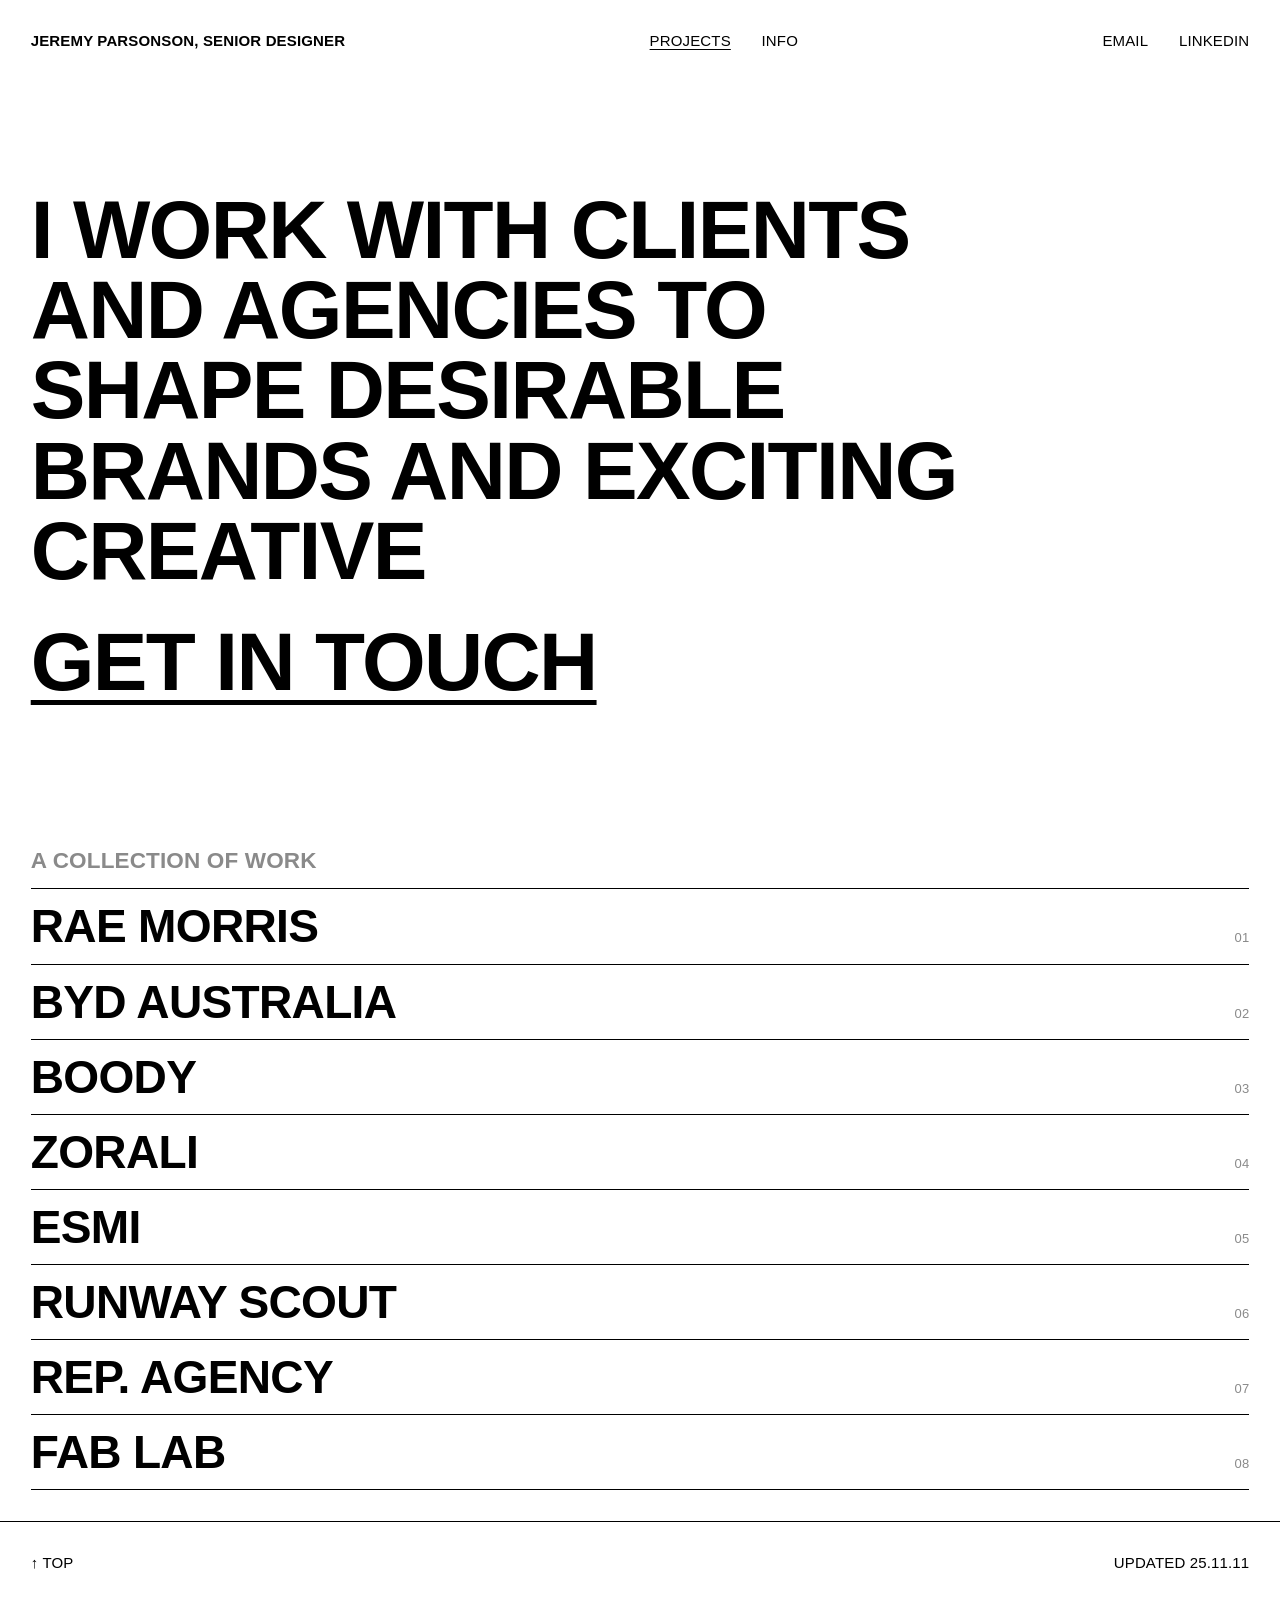
<file: index.html>
<!doctype html>
<html lang="en">
<head>
<meta charset="utf-8">
<meta name="viewport" content="width=device-width, initial-scale=1">
<title>Jeremy Parsonson</title>
<meta name="description" content="Jeremy Parsonson, Senior Designer. Brand identity, campaigns, digital and motion.">
<meta property="og:title" content="Jeremy Parsonson">
<meta property="og:description" content="Jeremy Parsonson, Senior Designer. Brand identity, campaigns, digital and motion.">
<meta property="og:type" content="website">
<link rel="stylesheet" href="site.css">
</head>
<body>
<header class="site-header">
  <a class="name" href="index.html">Jeremy Parsonson, Senior Designer</a>
  <nav>
    <a href="index.html#work" aria-current="page">Projects</a>
    <a href="information.html">Info</a>
  </nav>
  <nav>
    <a href="mailto:jeparsonson@gmail.com">Email</a>
    <a href="https://www.linkedin.com/in/jeremy-parsonson-223013231/" target="_blank" rel="noopener">LinkedIn</a>
  </nav>
</header>
<main>
<h1 class="hero">I work with clients and agencies to shape desirable brands and exciting creative</h1>
<a class="cta" href="mailto:jeparsonson@gmail.com">Get in touch</a>
<h2 class="section-label" id="work">A collection of work</h2>
<ul class="work-list">
    <li><a href="projects/rae-morris.html"><span>Rae Morris</span><span class="idx">01</span></a></li>
    <li><a href="projects/byd-australia.html"><span>BYD Australia</span><span class="idx">02</span></a></li>
    <li><a href="projects/boody.html"><span>Boody</span><span class="idx">03</span></a></li>
    <li><a href="projects/zorali.html"><span>Zorali</span><span class="idx">04</span></a></li>
    <li><a href="projects/esmi.html"><span>esmi</span><span class="idx">05</span></a></li>
    <li><a href="projects/runway-scout.html"><span>Runway Scout</span><span class="idx">06</span></a></li>
    <li><a href="projects/rep-agency.html"><span>REP. Agency</span><span class="idx">07</span></a></li>
    <li><a href="projects/fab-lab.html"><span>FAB LAB</span><span class="idx">08</span></a></li>
</ul>
<img class="preview" alt="" aria-hidden="true">
<script>
(function () {
  var img = document.querySelector('.preview');
  document.querySelectorAll('.work-list a[data-thumb]').forEach(function (a) {
    a.addEventListener('mouseenter', function () { img.src = a.dataset.thumb; img.classList.add('on'); });
    a.addEventListener('mouseleave', function () { img.classList.remove('on'); });
    a.addEventListener('mousemove', function (ev) { img.style.left = ev.clientX + 'px'; img.style.top = ev.clientY + 'px'; });
  });
})();
</script>
</main>
<footer class="site-footer">
  <a href="#">&uarr; Top</a>
  <span>Updated 25.11.11</span>
</footer>
</body>
</html>
</file>
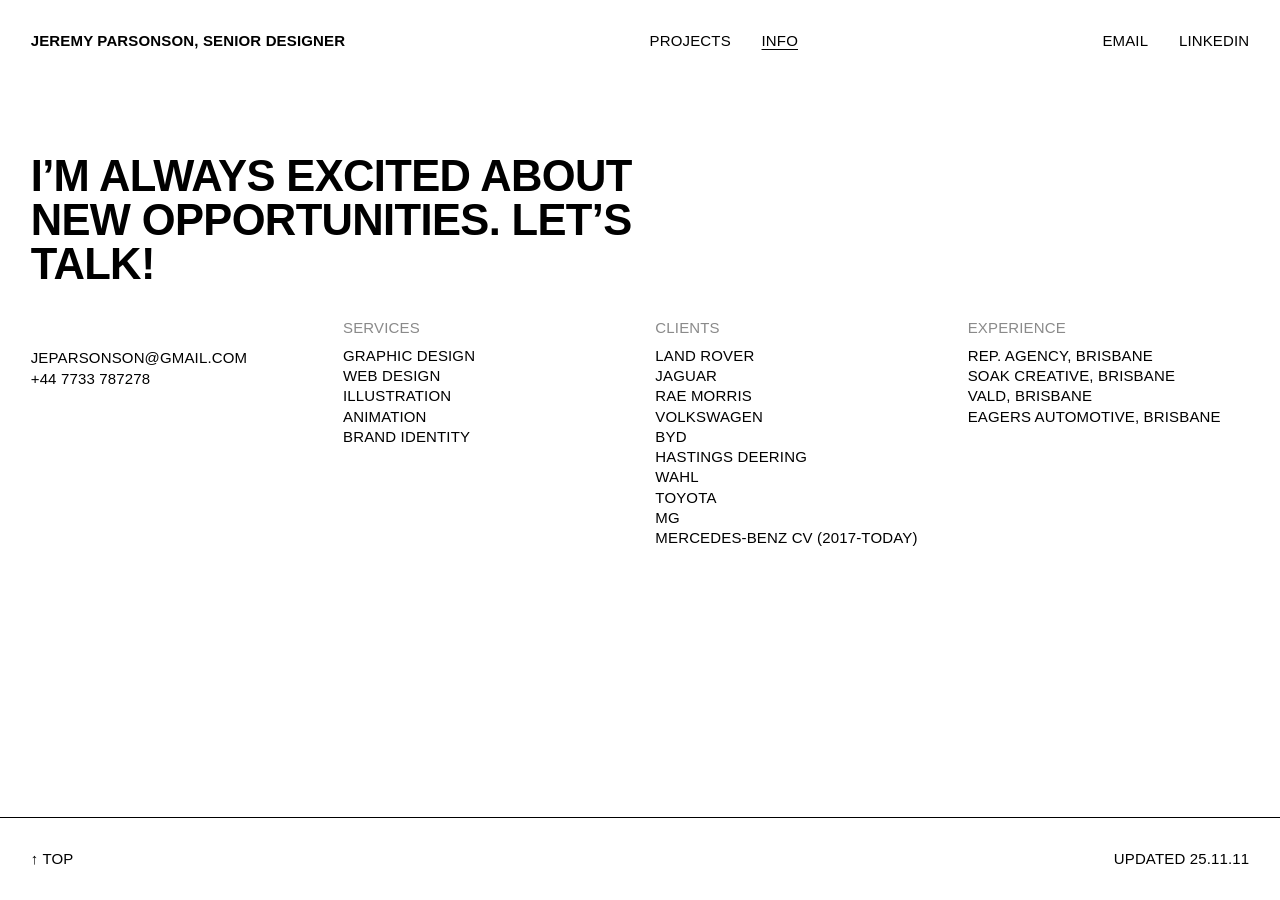
<file: information.html>
<!doctype html>
<html lang="en">
<head>
<meta charset="utf-8">
<meta name="viewport" content="width=device-width, initial-scale=1">
<title>Information — Jeremy Parsonson</title>
<meta name="description" content="Jeremy Parsonson, Senior Designer. Brand identity, campaigns, digital and motion.">
<meta property="og:title" content="Information — Jeremy Parsonson">
<meta property="og:description" content="Jeremy Parsonson, Senior Designer. Brand identity, campaigns, digital and motion.">
<meta property="og:type" content="website">
<link rel="stylesheet" href="site.css">
</head>
<body>
<header class="site-header">
  <a class="name" href="index.html">Jeremy Parsonson, Senior Designer</a>
  <nav>
    <a href="index.html#work">Projects</a>
    <a href="information.html" aria-current="page">Info</a>
  </nav>
  <nav>
    <a href="mailto:jeparsonson@gmail.com">Email</a>
    <a href="https://www.linkedin.com/in/jeremy-parsonson-223013231/" target="_blank" rel="noopener">LinkedIn</a>
  </nav>
</header>
<main>
<section class="info">
  <p class="lede">I’m always excited about new opportunities. Let’s talk!</p>
  <div class="col contact">
    <a href="mailto:jeparsonson@gmail.com">jeparsonson@gmail.com</a><br>
    <a href="tel:+447733787278">+44 7733 787278</a>
  </div>
  <div class="col"><h2>Services</h2><ul>
      <li>Graphic Design</li>
      <li>Web Design</li>
      <li>Illustration</li>
      <li>Animation</li>
      <li>Brand Identity</li>
  </ul></div>
  <div class="col"><h2>Clients</h2><ul>
      <li>Land Rover</li>
      <li>Jaguar</li>
      <li>Rae Morris</li>
      <li>Volkswagen</li>
      <li>BYD</li>
      <li>Hastings Deering</li>
      <li>Wahl</li>
      <li>Toyota</li>
      <li>MG</li>
      <li>Mercedes-Benz CV (2017-today)</li>
  </ul></div>
  <div class="col"><h2>Experience</h2><ul>
      <li>REP. Agency, Brisbane</li>
      <li>Soak Creative, Brisbane</li>
      <li>VALD, Brisbane</li>
      <li>Eagers Automotive, Brisbane</li>
  </ul></div>
</section>
</main>
<footer class="site-footer">
  <a href="#">&uarr; Top</a>
  <span>Updated 25.11.11</span>
</footer>
</body>
</html>
</file>
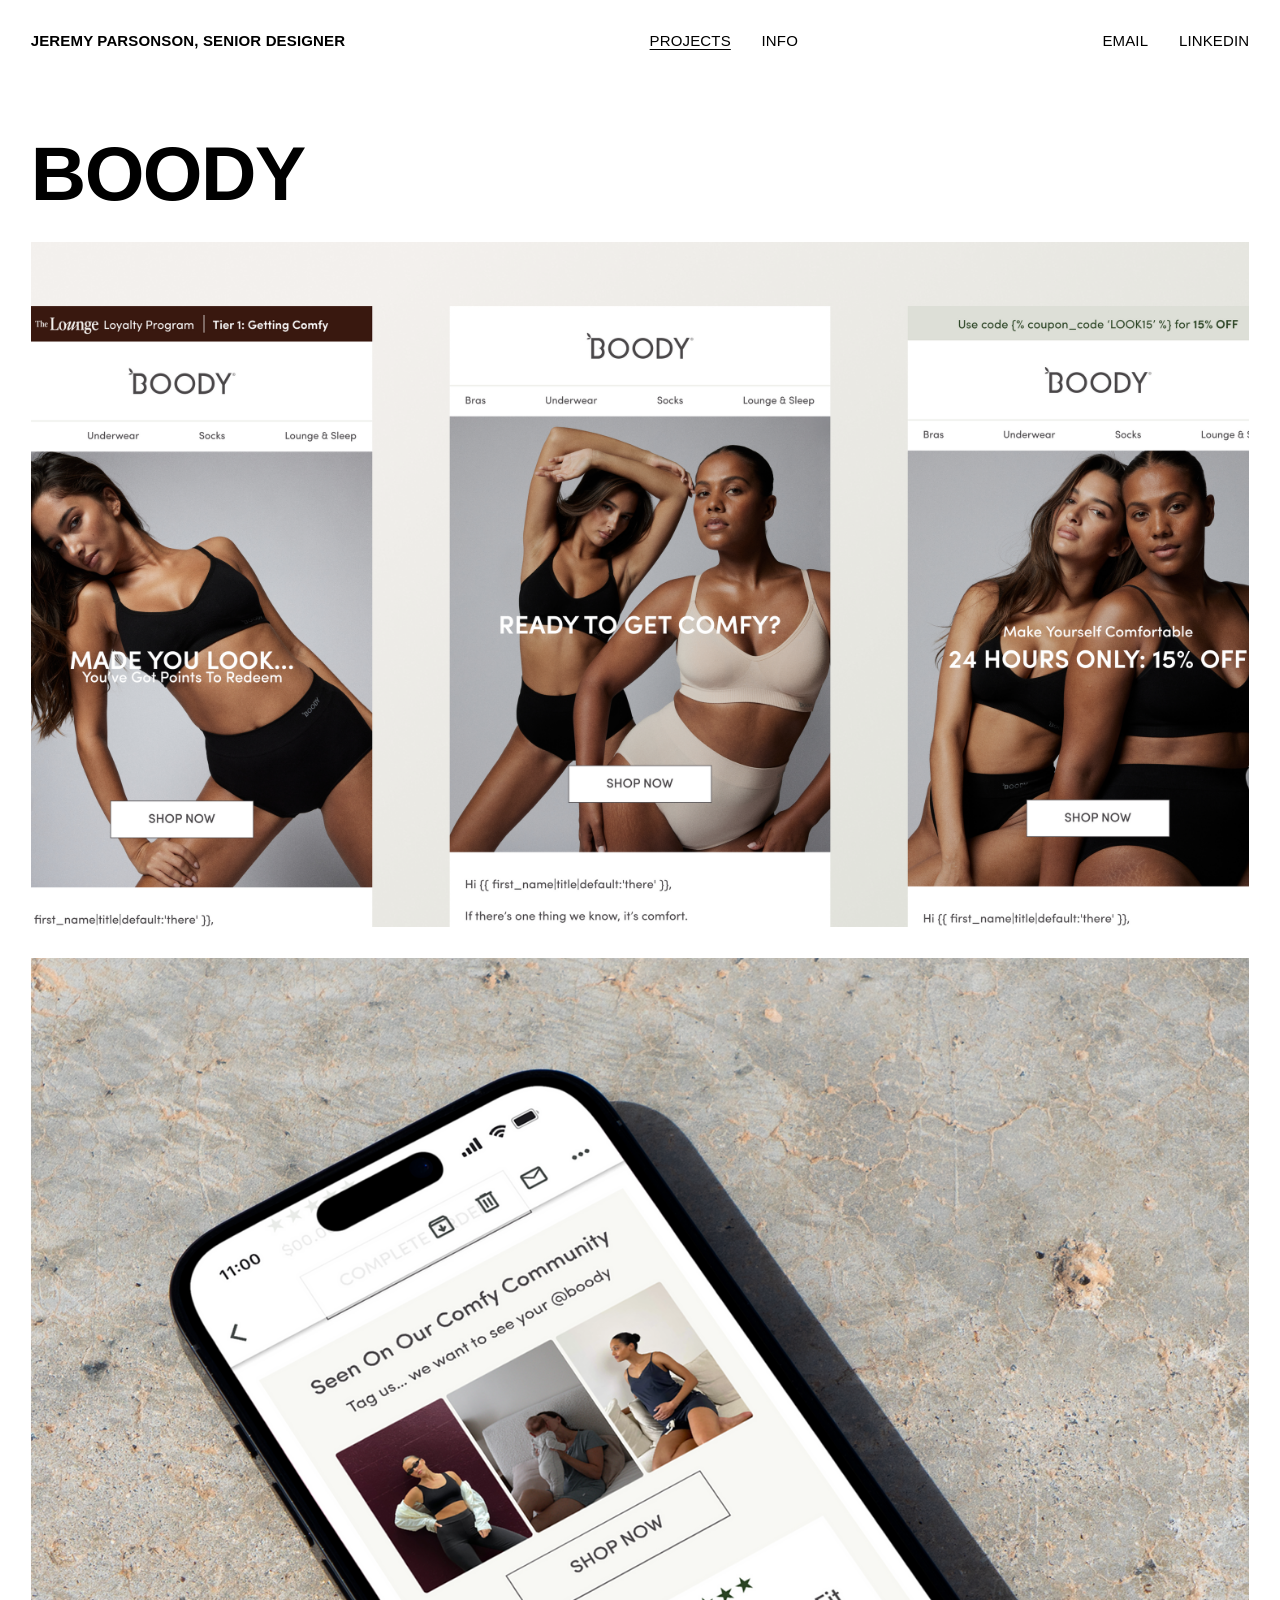
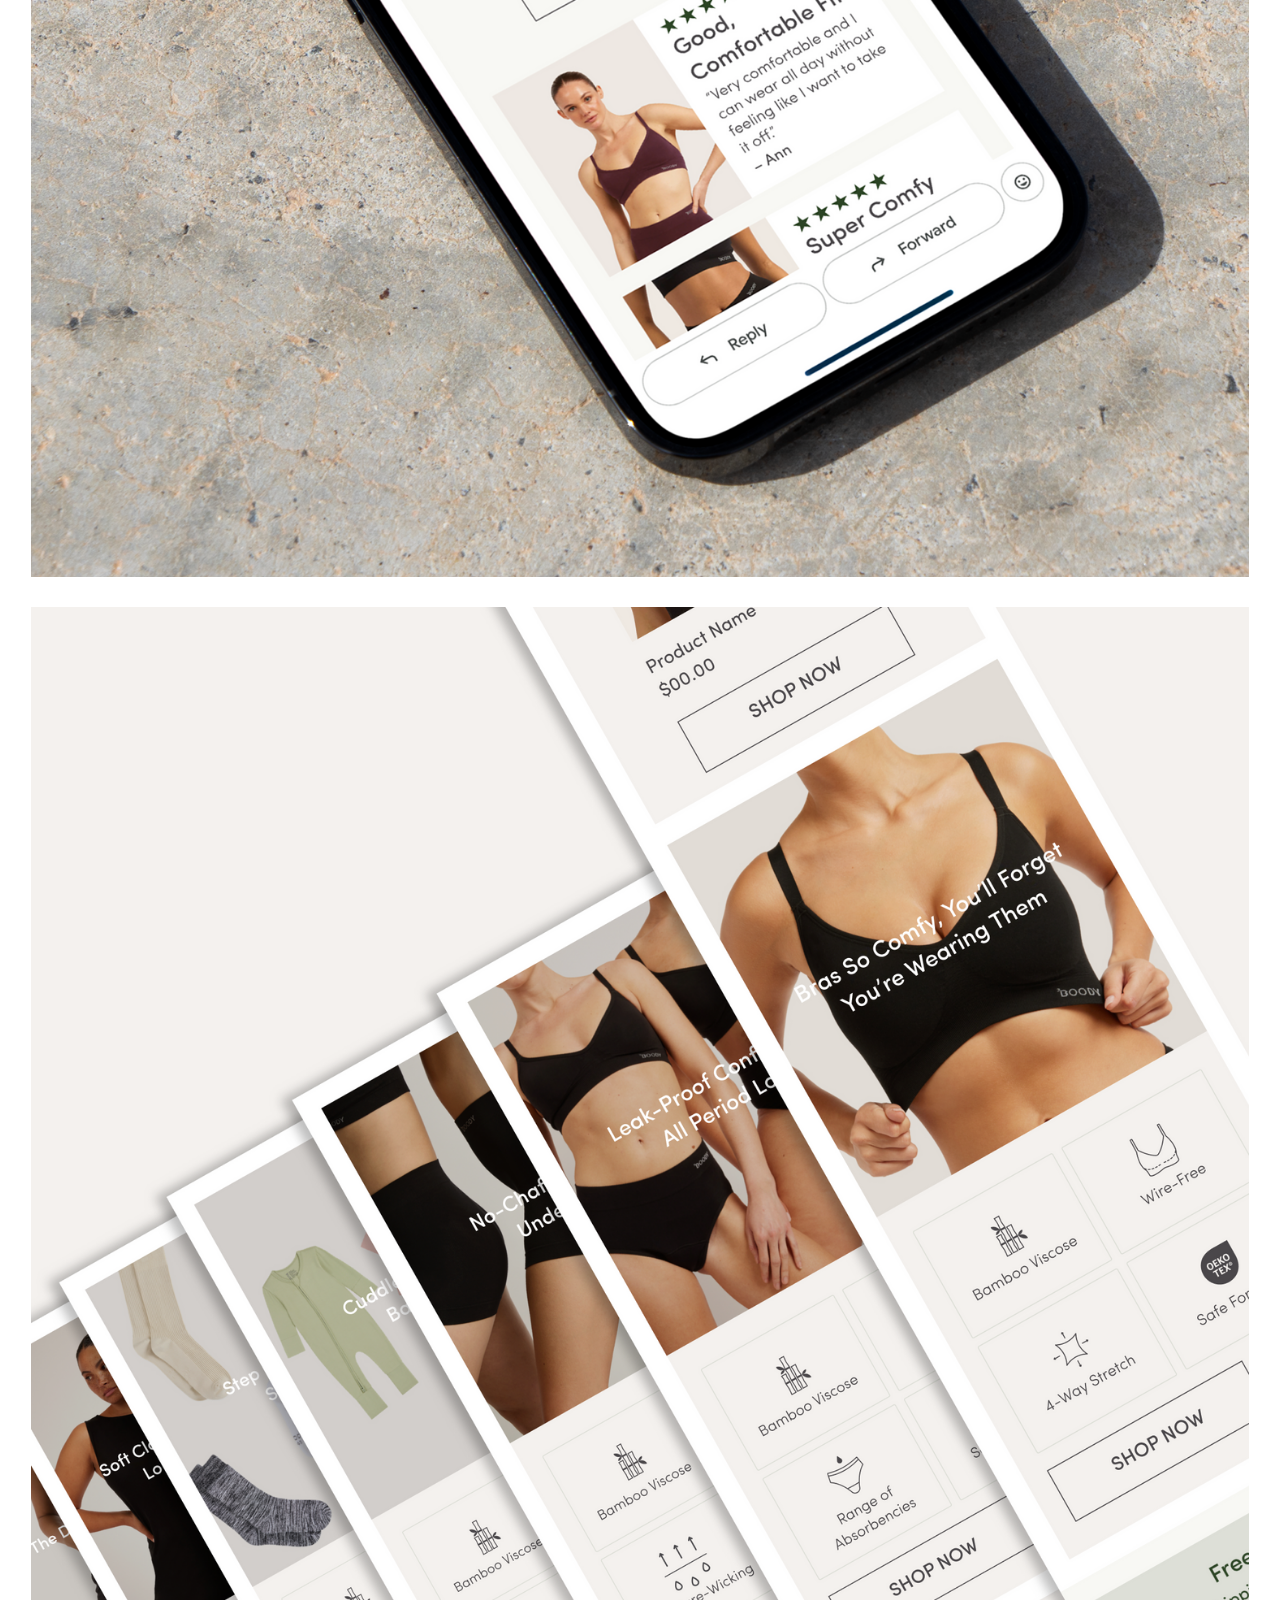
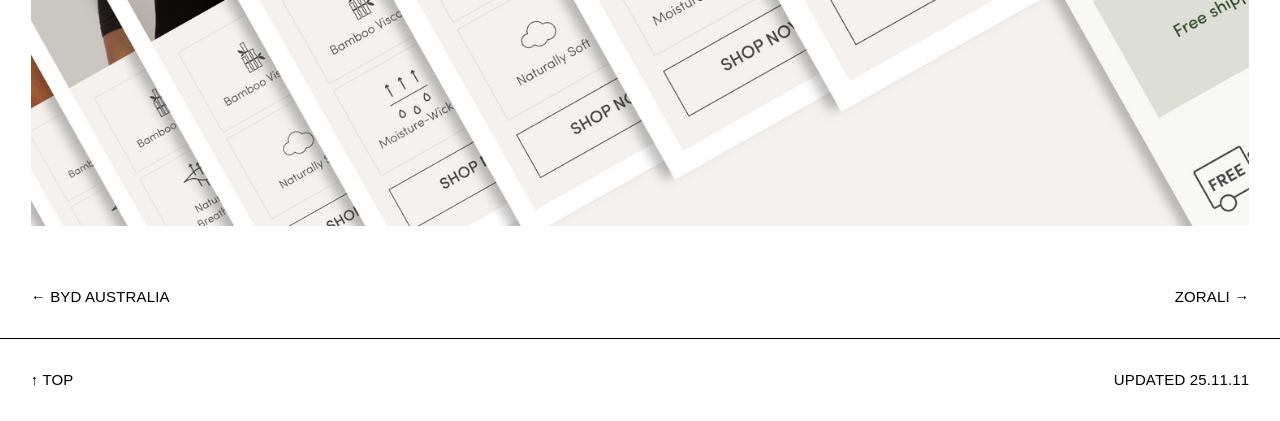
<file: projects/boody.html>
<!doctype html>
<html lang="en">
<head>
<meta charset="utf-8">
<meta name="viewport" content="width=device-width, initial-scale=1">
<title>Boody — Jeremy Parsonson</title>
<meta name="description" content="Jeremy Parsonson, Senior Designer. Brand identity, campaigns, digital and motion.">
<meta property="og:title" content="Boody — Jeremy Parsonson">
<meta property="og:description" content="Jeremy Parsonson, Senior Designer. Brand identity, campaigns, digital and motion.">
<meta property="og:type" content="website">
<link rel="stylesheet" href="../site.css">
</head>
<body>
<header class="site-header">
  <a class="name" href="../index.html">Jeremy Parsonson, Senior Designer</a>
  <nav>
    <a href="../index.html#work" aria-current="page">Projects</a>
    <a href="../information.html">Info</a>
  </nav>
  <nav>
    <a href="mailto:jeparsonson@gmail.com">Email</a>
    <a href="https://www.linkedin.com/in/jeremy-parsonson-223013231/" target="_blank" rel="noopener">LinkedIn</a>
  </nav>
</header>
<main>
<article class="project">
  <h1>Boody</h1>
  
  <div class="gallery">
  <img src="../assets/projects/boody/01-boody.png" alt="Boody" loading="lazy">
  <img src="../assets/projects/boody/02-boody.png" alt="Boody" loading="lazy">
  <img src="../assets/projects/boody/03-boody.png" alt="Boody" loading="lazy">
  </div>
  <div class="pager">
    <a href="byd-australia.html">&larr; BYD Australia</a>
    <a href="zorali.html">Zorali &rarr;</a>
  </div>
</article>
</main>
<footer class="site-footer">
  <a href="#">&uarr; Top</a>
  <span>Updated 25.11.11</span>
</footer>
</body>
</html>
</file>
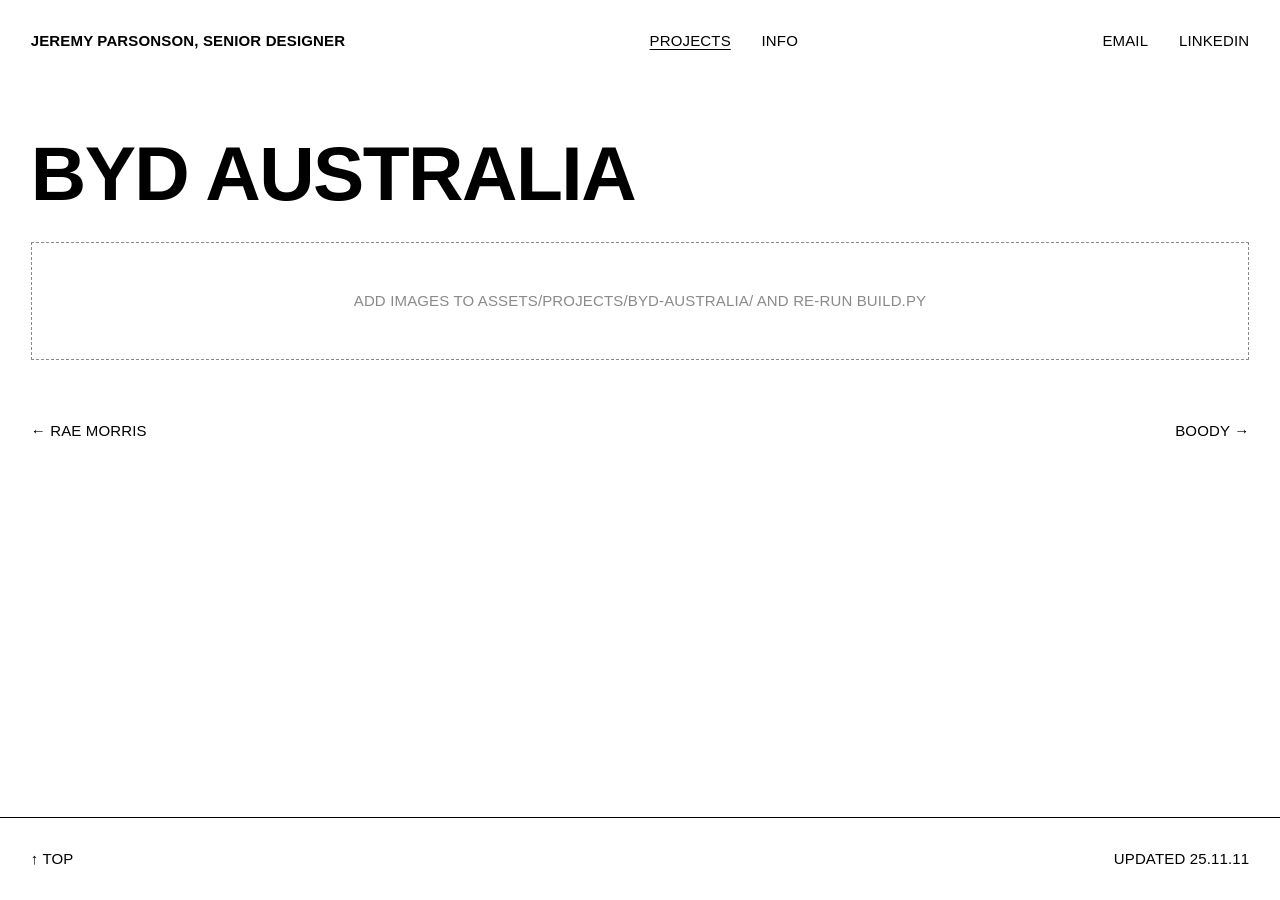
<file: projects/byd-australia.html>
<!doctype html>
<html lang="en">
<head>
<meta charset="utf-8">
<meta name="viewport" content="width=device-width, initial-scale=1">
<title>BYD Australia — Jeremy Parsonson</title>
<meta name="description" content="Jeremy Parsonson, Senior Designer. Brand identity, campaigns, digital and motion.">
<meta property="og:title" content="BYD Australia — Jeremy Parsonson">
<meta property="og:description" content="Jeremy Parsonson, Senior Designer. Brand identity, campaigns, digital and motion.">
<meta property="og:type" content="website">
<link rel="stylesheet" href="../site.css">
</head>
<body>
<header class="site-header">
  <a class="name" href="../index.html">Jeremy Parsonson, Senior Designer</a>
  <nav>
    <a href="../index.html#work" aria-current="page">Projects</a>
    <a href="../information.html">Info</a>
  </nav>
  <nav>
    <a href="mailto:jeparsonson@gmail.com">Email</a>
    <a href="https://www.linkedin.com/in/jeremy-parsonson-223013231/" target="_blank" rel="noopener">LinkedIn</a>
  </nav>
</header>
<main>
<article class="project">
  <h1>BYD Australia</h1>
  
  <div class="gallery">
  <div class="empty">Add images to assets/projects/byd-australia/ and re-run build.py</div>
  </div>
  <div class="pager">
    <a href="rae-morris.html">&larr; Rae Morris</a>
    <a href="boody.html">Boody &rarr;</a>
  </div>
</article>
</main>
<footer class="site-footer">
  <a href="#">&uarr; Top</a>
  <span>Updated 25.11.11</span>
</footer>
</body>
</html>
</file>
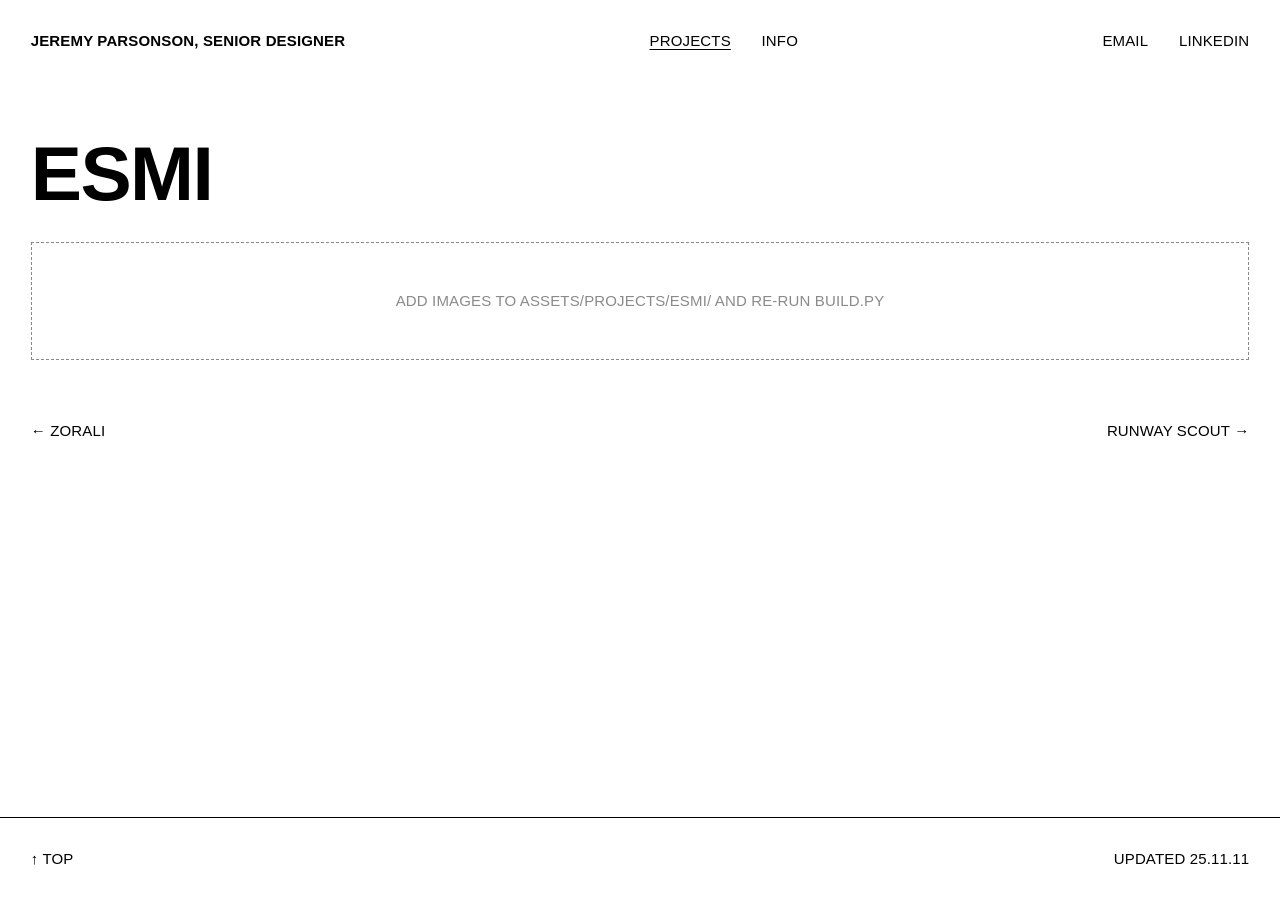
<file: projects/esmi.html>
<!doctype html>
<html lang="en">
<head>
<meta charset="utf-8">
<meta name="viewport" content="width=device-width, initial-scale=1">
<title>esmi — Jeremy Parsonson</title>
<meta name="description" content="Jeremy Parsonson, Senior Designer. Brand identity, campaigns, digital and motion.">
<meta property="og:title" content="esmi — Jeremy Parsonson">
<meta property="og:description" content="Jeremy Parsonson, Senior Designer. Brand identity, campaigns, digital and motion.">
<meta property="og:type" content="website">
<link rel="stylesheet" href="../site.css">
</head>
<body>
<header class="site-header">
  <a class="name" href="../index.html">Jeremy Parsonson, Senior Designer</a>
  <nav>
    <a href="../index.html#work" aria-current="page">Projects</a>
    <a href="../information.html">Info</a>
  </nav>
  <nav>
    <a href="mailto:jeparsonson@gmail.com">Email</a>
    <a href="https://www.linkedin.com/in/jeremy-parsonson-223013231/" target="_blank" rel="noopener">LinkedIn</a>
  </nav>
</header>
<main>
<article class="project">
  <h1>esmi</h1>
  
  <div class="gallery">
  <div class="empty">Add images to assets/projects/esmi/ and re-run build.py</div>
  </div>
  <div class="pager">
    <a href="zorali.html">&larr; Zorali</a>
    <a href="runway-scout.html">Runway Scout &rarr;</a>
  </div>
</article>
</main>
<footer class="site-footer">
  <a href="#">&uarr; Top</a>
  <span>Updated 25.11.11</span>
</footer>
</body>
</html>
</file>
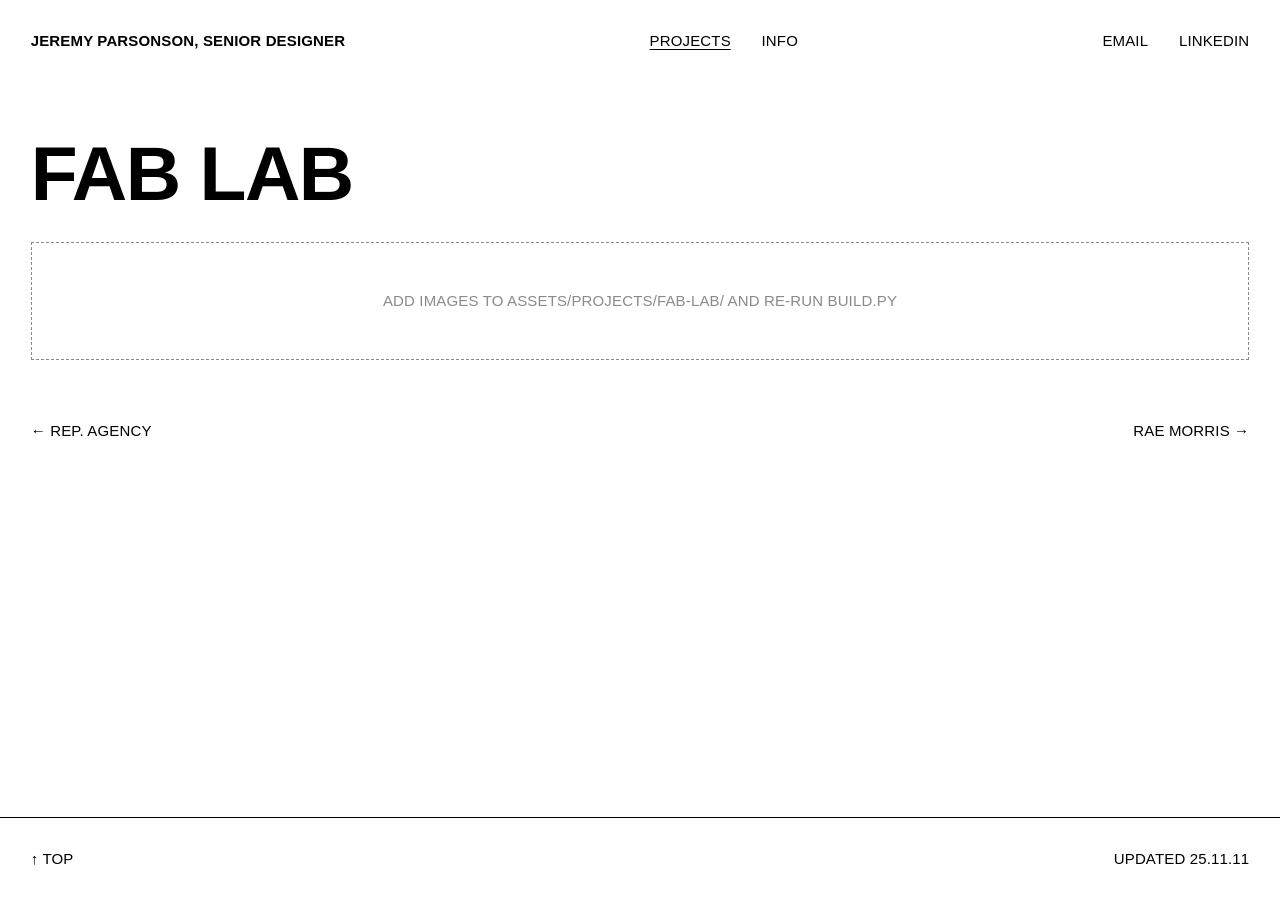
<file: projects/fab-lab.html>
<!doctype html>
<html lang="en">
<head>
<meta charset="utf-8">
<meta name="viewport" content="width=device-width, initial-scale=1">
<title>FAB LAB — Jeremy Parsonson</title>
<meta name="description" content="Jeremy Parsonson, Senior Designer. Brand identity, campaigns, digital and motion.">
<meta property="og:title" content="FAB LAB — Jeremy Parsonson">
<meta property="og:description" content="Jeremy Parsonson, Senior Designer. Brand identity, campaigns, digital and motion.">
<meta property="og:type" content="website">
<link rel="stylesheet" href="../site.css">
</head>
<body>
<header class="site-header">
  <a class="name" href="../index.html">Jeremy Parsonson, Senior Designer</a>
  <nav>
    <a href="../index.html#work" aria-current="page">Projects</a>
    <a href="../information.html">Info</a>
  </nav>
  <nav>
    <a href="mailto:jeparsonson@gmail.com">Email</a>
    <a href="https://www.linkedin.com/in/jeremy-parsonson-223013231/" target="_blank" rel="noopener">LinkedIn</a>
  </nav>
</header>
<main>
<article class="project">
  <h1>FAB LAB</h1>
  
  <div class="gallery">
  <div class="empty">Add images to assets/projects/fab-lab/ and re-run build.py</div>
  </div>
  <div class="pager">
    <a href="rep-agency.html">&larr; REP. Agency</a>
    <a href="rae-morris.html">Rae Morris &rarr;</a>
  </div>
</article>
</main>
<footer class="site-footer">
  <a href="#">&uarr; Top</a>
  <span>Updated 25.11.11</span>
</footer>
</body>
</html>
</file>
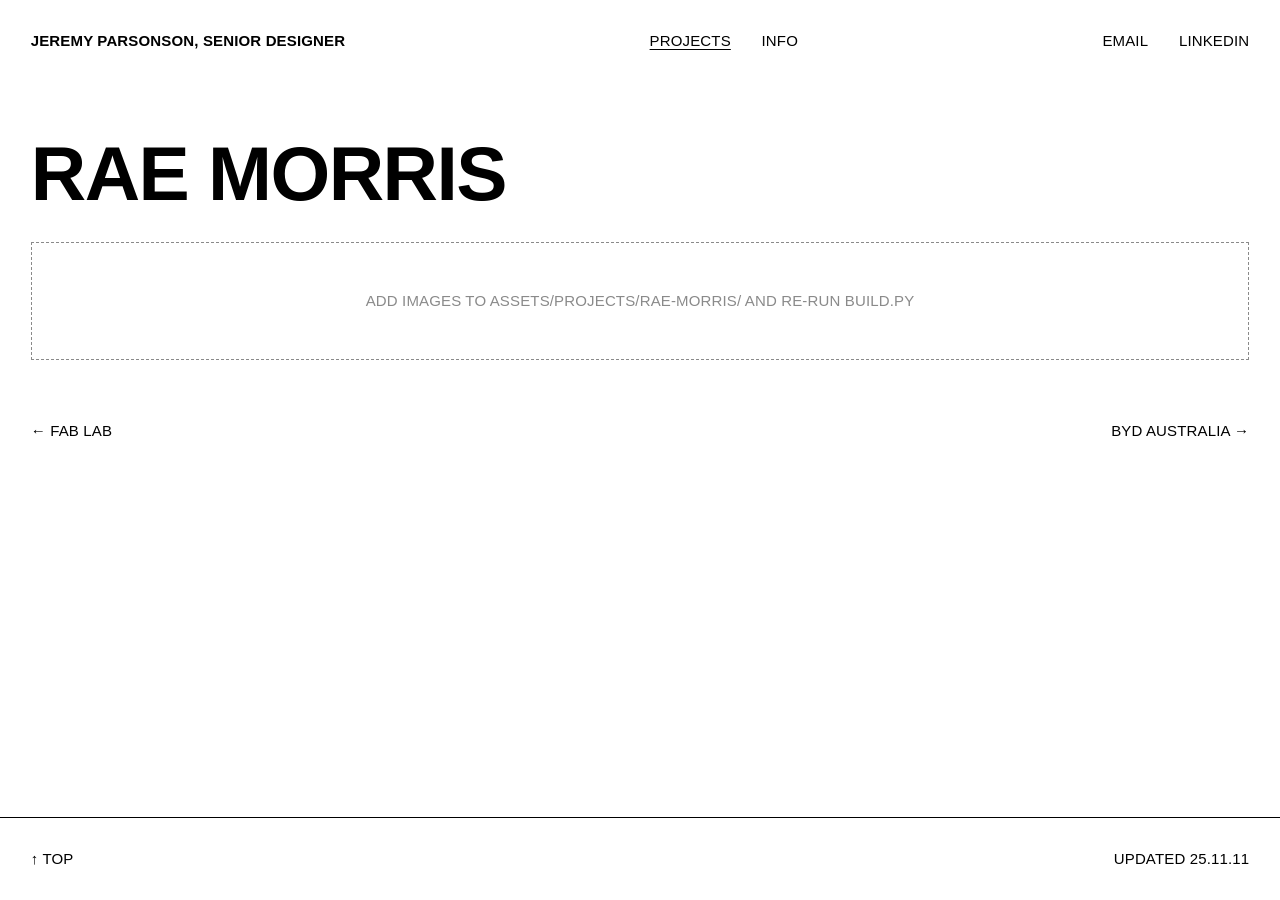
<file: projects/rae-morris.html>
<!doctype html>
<html lang="en">
<head>
<meta charset="utf-8">
<meta name="viewport" content="width=device-width, initial-scale=1">
<title>Rae Morris — Jeremy Parsonson</title>
<meta name="description" content="Jeremy Parsonson, Senior Designer. Brand identity, campaigns, digital and motion.">
<meta property="og:title" content="Rae Morris — Jeremy Parsonson">
<meta property="og:description" content="Jeremy Parsonson, Senior Designer. Brand identity, campaigns, digital and motion.">
<meta property="og:type" content="website">
<link rel="stylesheet" href="../site.css">
</head>
<body>
<header class="site-header">
  <a class="name" href="../index.html">Jeremy Parsonson, Senior Designer</a>
  <nav>
    <a href="../index.html#work" aria-current="page">Projects</a>
    <a href="../information.html">Info</a>
  </nav>
  <nav>
    <a href="mailto:jeparsonson@gmail.com">Email</a>
    <a href="https://www.linkedin.com/in/jeremy-parsonson-223013231/" target="_blank" rel="noopener">LinkedIn</a>
  </nav>
</header>
<main>
<article class="project">
  <h1>Rae Morris</h1>
  
  <div class="gallery">
  <div class="empty">Add images to assets/projects/rae-morris/ and re-run build.py</div>
  </div>
  <div class="pager">
    <a href="fab-lab.html">&larr; FAB LAB</a>
    <a href="byd-australia.html">BYD Australia &rarr;</a>
  </div>
</article>
</main>
<footer class="site-footer">
  <a href="#">&uarr; Top</a>
  <span>Updated 25.11.11</span>
</footer>
</body>
</html>
</file>
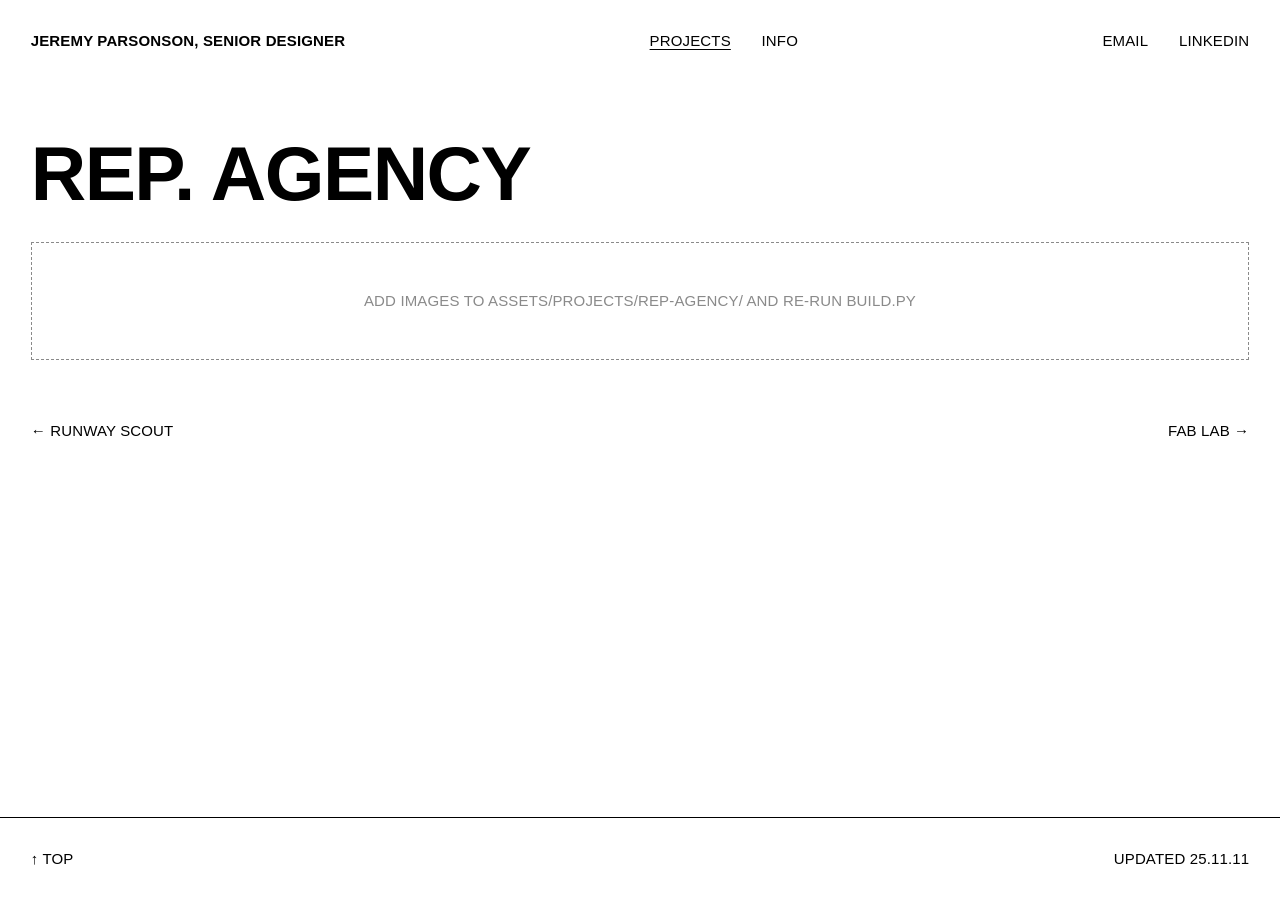
<file: projects/rep-agency.html>
<!doctype html>
<html lang="en">
<head>
<meta charset="utf-8">
<meta name="viewport" content="width=device-width, initial-scale=1">
<title>REP. Agency — Jeremy Parsonson</title>
<meta name="description" content="Jeremy Parsonson, Senior Designer. Brand identity, campaigns, digital and motion.">
<meta property="og:title" content="REP. Agency — Jeremy Parsonson">
<meta property="og:description" content="Jeremy Parsonson, Senior Designer. Brand identity, campaigns, digital and motion.">
<meta property="og:type" content="website">
<link rel="stylesheet" href="../site.css">
</head>
<body>
<header class="site-header">
  <a class="name" href="../index.html">Jeremy Parsonson, Senior Designer</a>
  <nav>
    <a href="../index.html#work" aria-current="page">Projects</a>
    <a href="../information.html">Info</a>
  </nav>
  <nav>
    <a href="mailto:jeparsonson@gmail.com">Email</a>
    <a href="https://www.linkedin.com/in/jeremy-parsonson-223013231/" target="_blank" rel="noopener">LinkedIn</a>
  </nav>
</header>
<main>
<article class="project">
  <h1>REP. Agency</h1>
  
  <div class="gallery">
  <div class="empty">Add images to assets/projects/rep-agency/ and re-run build.py</div>
  </div>
  <div class="pager">
    <a href="runway-scout.html">&larr; Runway Scout</a>
    <a href="fab-lab.html">FAB LAB &rarr;</a>
  </div>
</article>
</main>
<footer class="site-footer">
  <a href="#">&uarr; Top</a>
  <span>Updated 25.11.11</span>
</footer>
</body>
</html>
</file>
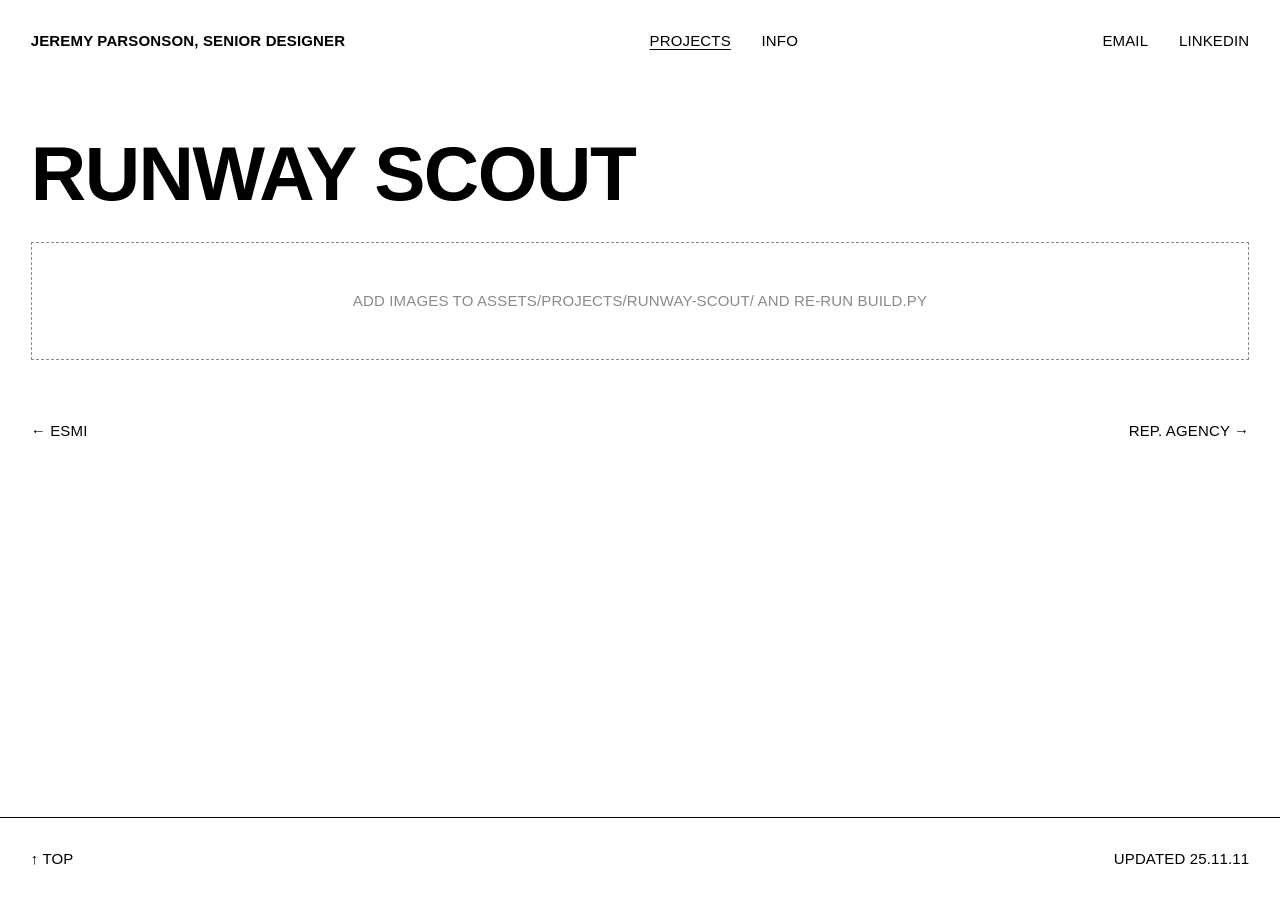
<file: projects/runway-scout.html>
<!doctype html>
<html lang="en">
<head>
<meta charset="utf-8">
<meta name="viewport" content="width=device-width, initial-scale=1">
<title>Runway Scout — Jeremy Parsonson</title>
<meta name="description" content="Jeremy Parsonson, Senior Designer. Brand identity, campaigns, digital and motion.">
<meta property="og:title" content="Runway Scout — Jeremy Parsonson">
<meta property="og:description" content="Jeremy Parsonson, Senior Designer. Brand identity, campaigns, digital and motion.">
<meta property="og:type" content="website">
<link rel="stylesheet" href="../site.css">
</head>
<body>
<header class="site-header">
  <a class="name" href="../index.html">Jeremy Parsonson, Senior Designer</a>
  <nav>
    <a href="../index.html#work" aria-current="page">Projects</a>
    <a href="../information.html">Info</a>
  </nav>
  <nav>
    <a href="mailto:jeparsonson@gmail.com">Email</a>
    <a href="https://www.linkedin.com/in/jeremy-parsonson-223013231/" target="_blank" rel="noopener">LinkedIn</a>
  </nav>
</header>
<main>
<article class="project">
  <h1>Runway Scout</h1>
  
  <div class="gallery">
  <div class="empty">Add images to assets/projects/runway-scout/ and re-run build.py</div>
  </div>
  <div class="pager">
    <a href="esmi.html">&larr; esmi</a>
    <a href="rep-agency.html">REP. Agency &rarr;</a>
  </div>
</article>
</main>
<footer class="site-footer">
  <a href="#">&uarr; Top</a>
  <span>Updated 25.11.11</span>
</footer>
</body>
</html>
</file>
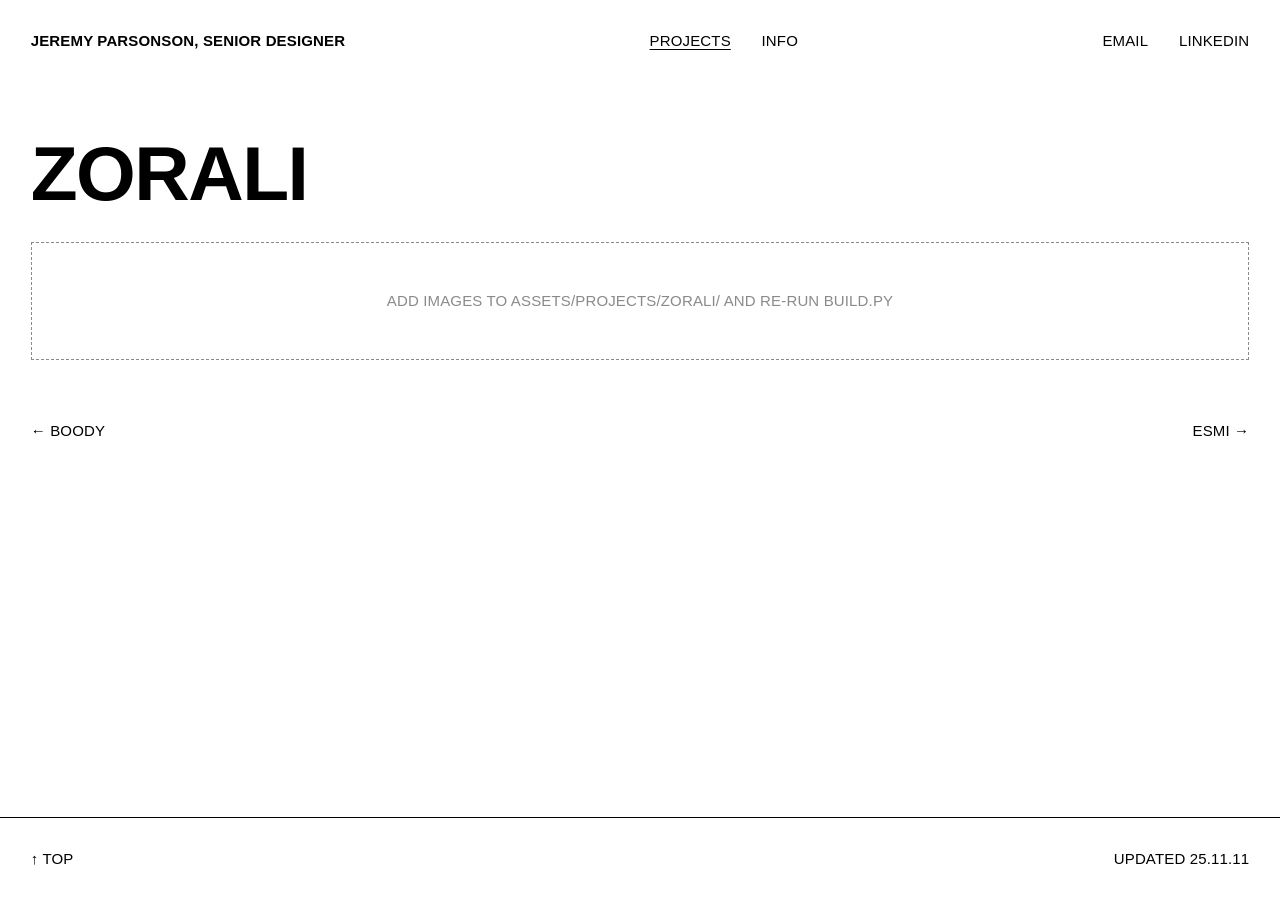
<file: projects/zorali.html>
<!doctype html>
<html lang="en">
<head>
<meta charset="utf-8">
<meta name="viewport" content="width=device-width, initial-scale=1">
<title>Zorali — Jeremy Parsonson</title>
<meta name="description" content="Jeremy Parsonson, Senior Designer. Brand identity, campaigns, digital and motion.">
<meta property="og:title" content="Zorali — Jeremy Parsonson">
<meta property="og:description" content="Jeremy Parsonson, Senior Designer. Brand identity, campaigns, digital and motion.">
<meta property="og:type" content="website">
<link rel="stylesheet" href="../site.css">
</head>
<body>
<header class="site-header">
  <a class="name" href="../index.html">Jeremy Parsonson, Senior Designer</a>
  <nav>
    <a href="../index.html#work" aria-current="page">Projects</a>
    <a href="../information.html">Info</a>
  </nav>
  <nav>
    <a href="mailto:jeparsonson@gmail.com">Email</a>
    <a href="https://www.linkedin.com/in/jeremy-parsonson-223013231/" target="_blank" rel="noopener">LinkedIn</a>
  </nav>
</header>
<main>
<article class="project">
  <h1>Zorali</h1>
  
  <div class="gallery">
  <div class="empty">Add images to assets/projects/zorali/ and re-run build.py</div>
  </div>
  <div class="pager">
    <a href="boody.html">&larr; Boody</a>
    <a href="esmi.html">esmi &rarr;</a>
  </div>
</article>
</main>
<footer class="site-footer">
  <a href="#">&uarr; Top</a>
  <span>Updated 25.11.11</span>
</footer>
</body>
</html>
</file>
<file: site.css>
:root {
  --bg: #fff;
  --fg: #000;
  --muted: #8a8a8a;
  --gutter: clamp(16px, 2.4vw, 32px);
  --font: "Helvetica Neue", Helvetica, Arial, "Liberation Sans", sans-serif;
}

* { box-sizing: border-box; margin: 0; padding: 0; }

html { -webkit-text-size-adjust: 100%; }

body {
  background: var(--bg);
  color: var(--fg);
  font-family: var(--font);
  font-size: 15px;
  line-height: 1.35;
  text-transform: uppercase;
  letter-spacing: 0.01em;
  min-height: 100vh;
  display: flex;
  flex-direction: column;
}

a { color: inherit; text-decoration: none; }
a:hover { text-decoration: underline; text-underline-offset: 3px; }

/* header */
.site-header {
  position: sticky;
  top: 0;
  z-index: 10;
  background: var(--bg);
  display: flex;
  flex-wrap: wrap;
  justify-content: space-between;
  gap: 4px var(--gutter);
  padding: var(--gutter);
}
.site-header nav { display: flex; gap: var(--gutter); }
.site-header .name { font-weight: 600; }
.site-header [aria-current="page"] { text-decoration: underline; text-underline-offset: 3px; }

main { flex: 1; padding: 0 var(--gutter) var(--gutter); }

/* home */
.hero {
  max-width: 22ch;
  font-size: clamp(32px, 6.4vw, 92px);
  line-height: 0.98;
  font-weight: 600;
  letter-spacing: -0.02em;
  padding: clamp(48px, 12vh, 140px) 0 var(--gutter);
}
.cta {
  display: inline-block;
  font-size: clamp(32px, 6.4vw, 92px);
  line-height: 0.98;
  font-weight: 600;
  letter-spacing: -0.02em;
  text-decoration: underline;
  text-decoration-thickness: 0.06em;
  text-underline-offset: 0.12em;
  margin-bottom: clamp(64px, 16vh, 200px);
}

.section-label { color: var(--muted); margin-bottom: 12px; }

.work-list { list-style: none; border-top: 1px solid var(--fg); }
.work-list li { border-bottom: 1px solid var(--fg); }
.work-list a {
  display: flex;
  justify-content: space-between;
  align-items: baseline;
  padding: 14px 0;
  font-size: clamp(22px, 3.6vw, 52px);
  font-weight: 600;
  letter-spacing: -0.015em;
  line-height: 1;
}
.work-list a:hover { text-decoration: none; }
.work-list .idx { font-size: 13px; font-weight: 400; letter-spacing: 0.01em; color: var(--muted); }
.work-list a:hover .idx { color: var(--fg); }

/* hover preview (desktop, only when a thumbnail exists) */
.preview {
  position: fixed;
  top: 0; left: 0;
  width: min(28vw, 360px);
  aspect-ratio: 4 / 5;
  object-fit: cover;
  pointer-events: none;
  opacity: 0;
  transform: translate(-50%, -50%);
  transition: opacity .12s ease;
  z-index: 5;
}
.preview.on { opacity: 1; }
@media (hover: none), (max-width: 760px) { .preview { display: none; } }

/* info */
.info {
  display: grid;
  grid-template-columns: repeat(12, 1fr);
  gap: var(--gutter);
  padding-top: clamp(32px, 8vh, 96px);
}
.info .lede { grid-column: 1 / span 7; font-size: clamp(24px, 3.4vw, 48px); font-weight: 600; line-height: 1.02; letter-spacing: -0.015em; }
.info .col { grid-column: span 3; }
.info .col:first-of-type { grid-column: 1 / span 3; }
.info h2 { font-size: 15px; font-weight: 400; color: var(--muted); margin-bottom: 8px; }
.info ul { list-style: none; }
.info .contact { grid-column: 1 / span 12; margin-top: var(--gutter); }
@media (max-width: 760px) {
  .info .lede, .info .col, .info .col:first-of-type { grid-column: 1 / -1; }
}

/* project */
.project h1 { font-size: clamp(32px, 6vw, 88px); line-height: 0.98; letter-spacing: -0.02em; font-weight: 600; padding: clamp(24px, 6vh, 72px) 0 var(--gutter); }
.project .desc { max-width: 60ch; margin-bottom: var(--gutter); text-transform: none; }
.gallery { display: flex; flex-direction: column; gap: var(--gutter); }
.gallery img, .gallery video { width: 100%; height: auto; display: block; }
.empty { border: 1px dashed var(--muted); color: var(--muted); padding: 48px var(--gutter); text-align: center; }
.pager { display: flex; justify-content: space-between; margin-top: calc(var(--gutter) * 2); }

/* footer */
.site-footer {
  display: flex;
  justify-content: space-between;
  gap: var(--gutter);
  padding: var(--gutter);
  border-top: 1px solid var(--fg);
}
</file>
